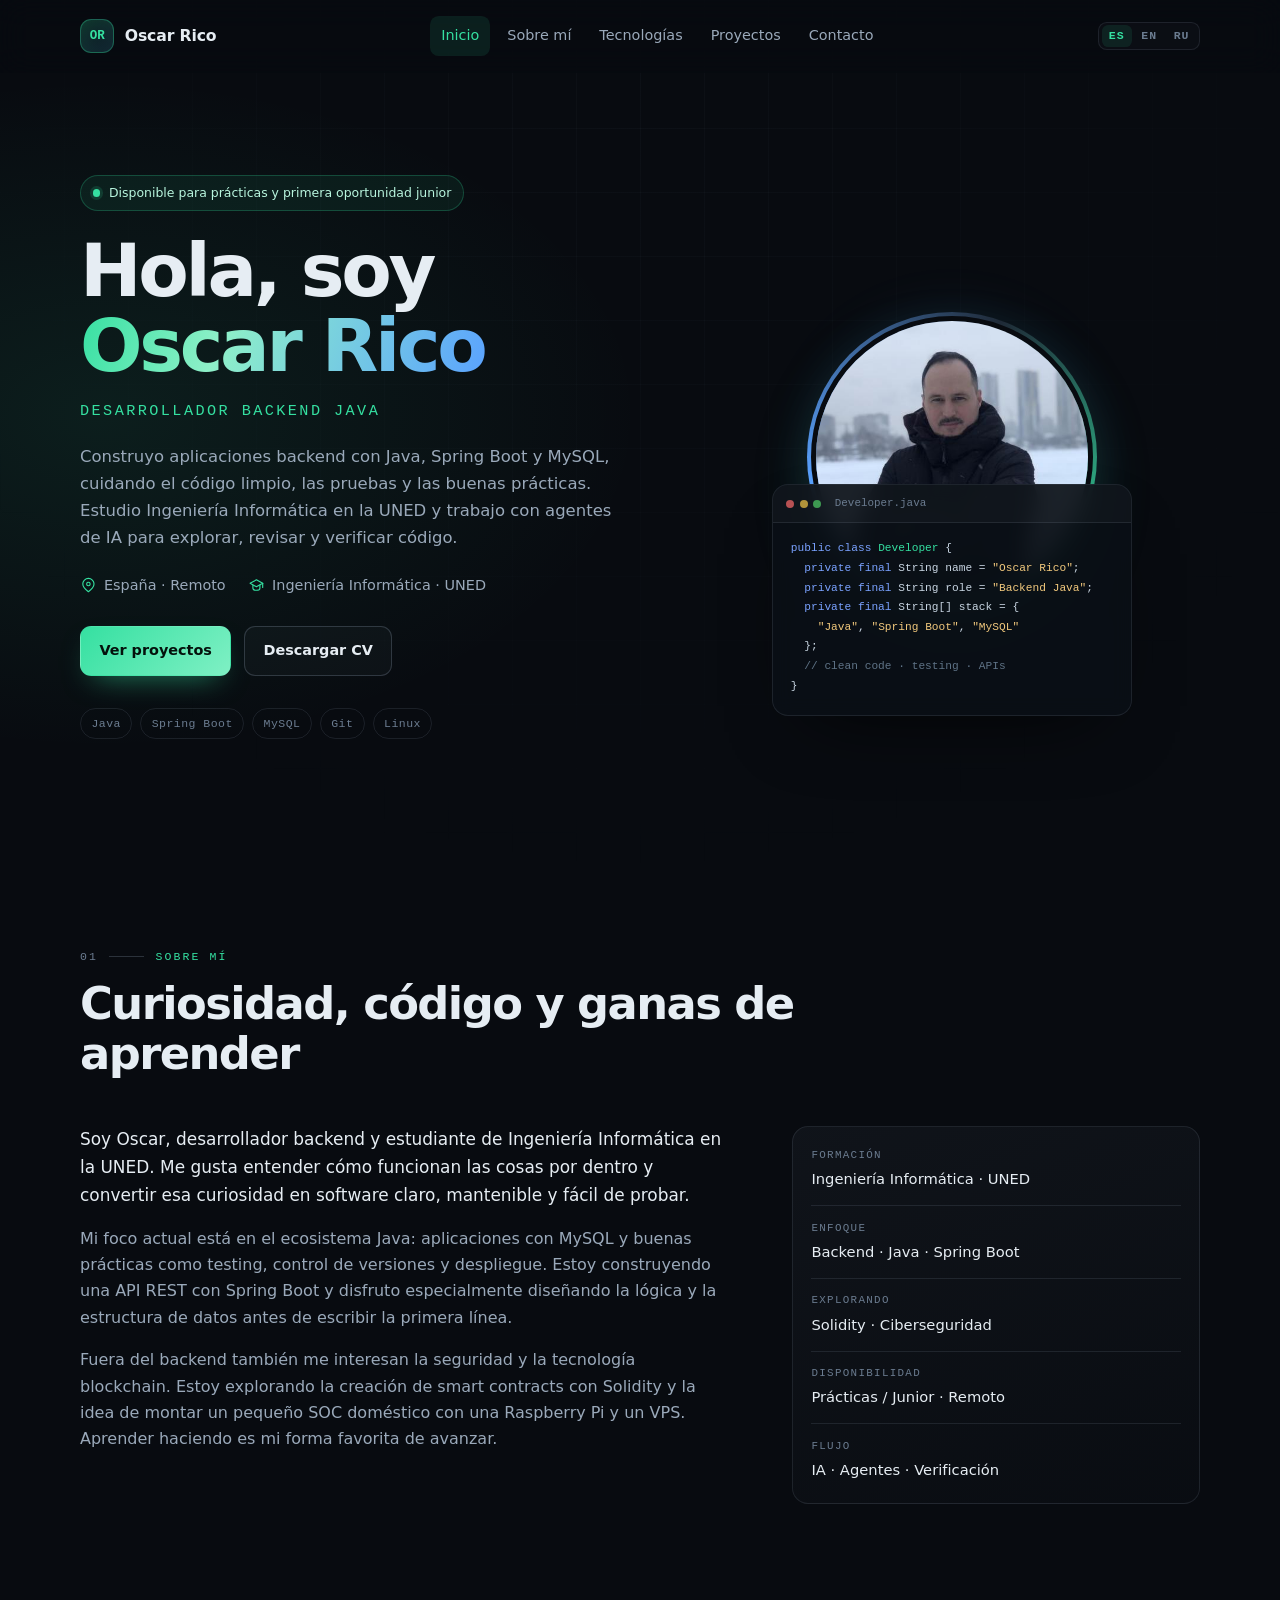
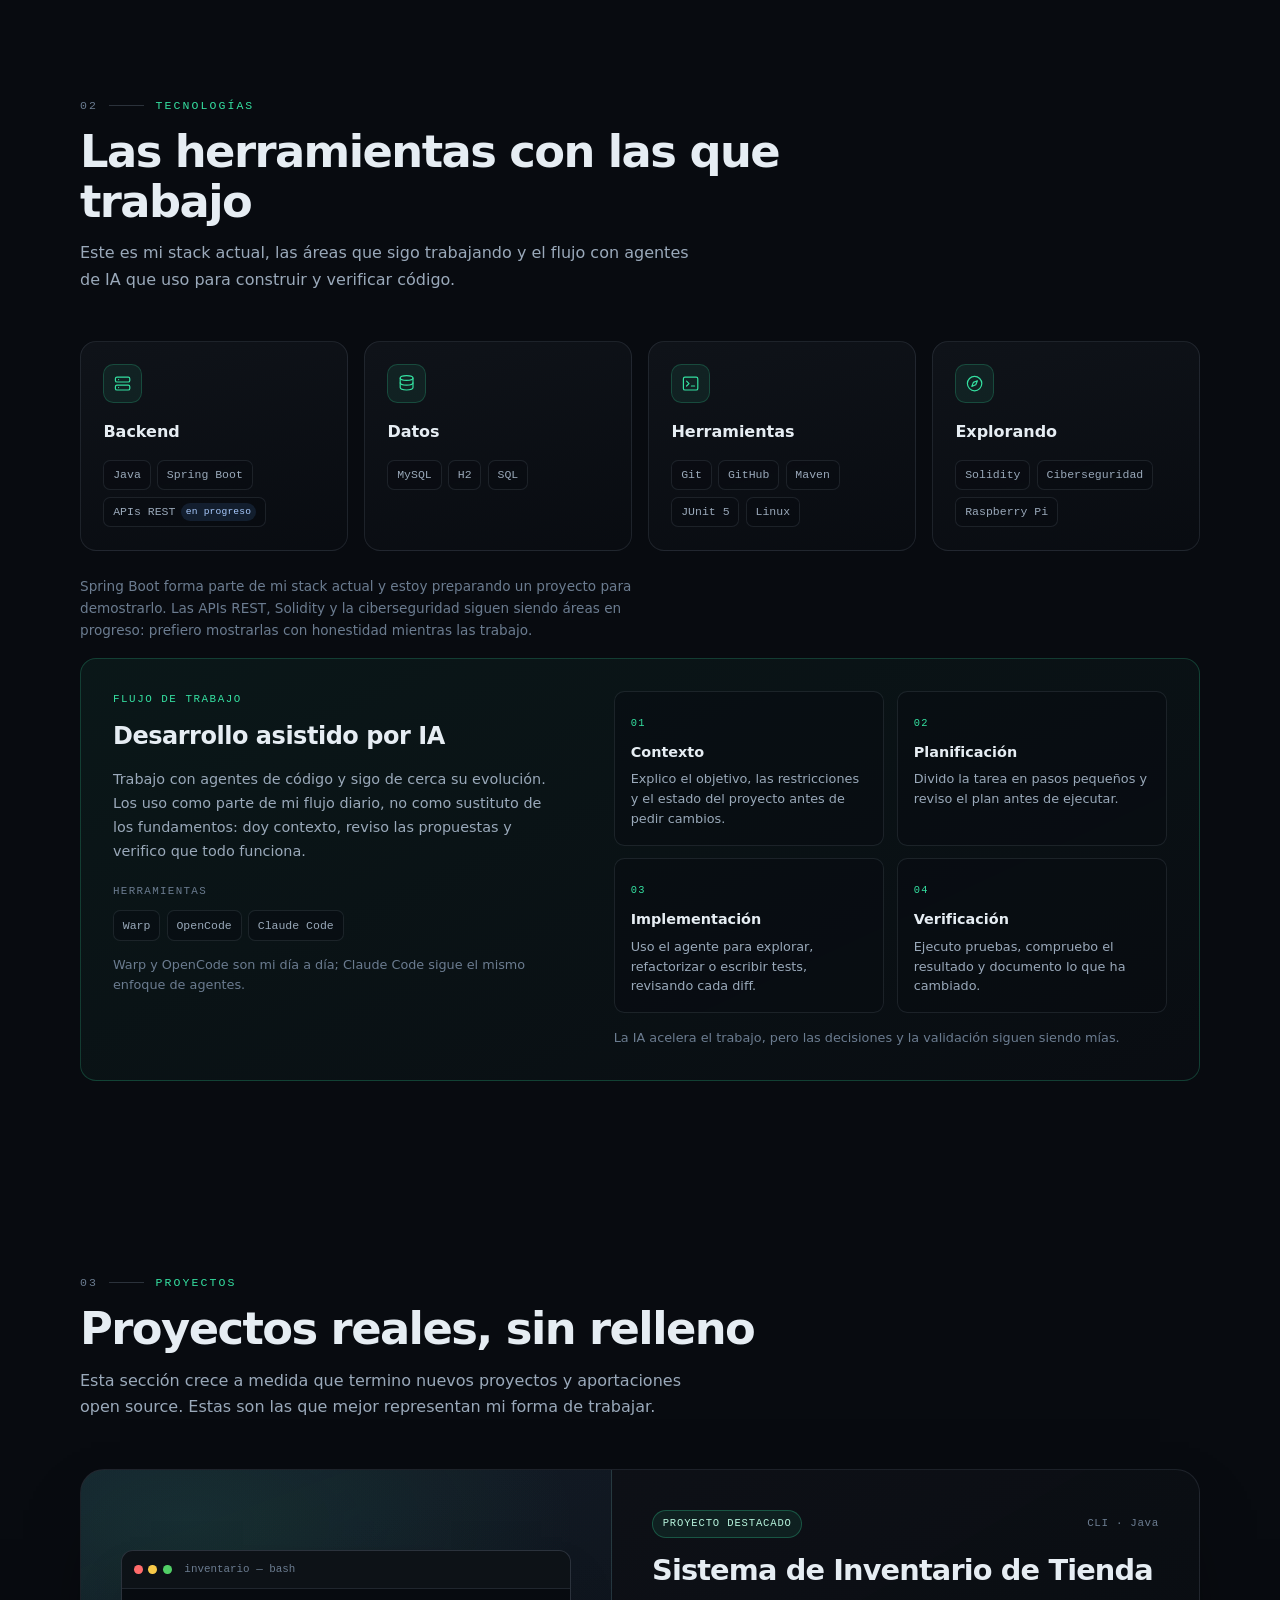
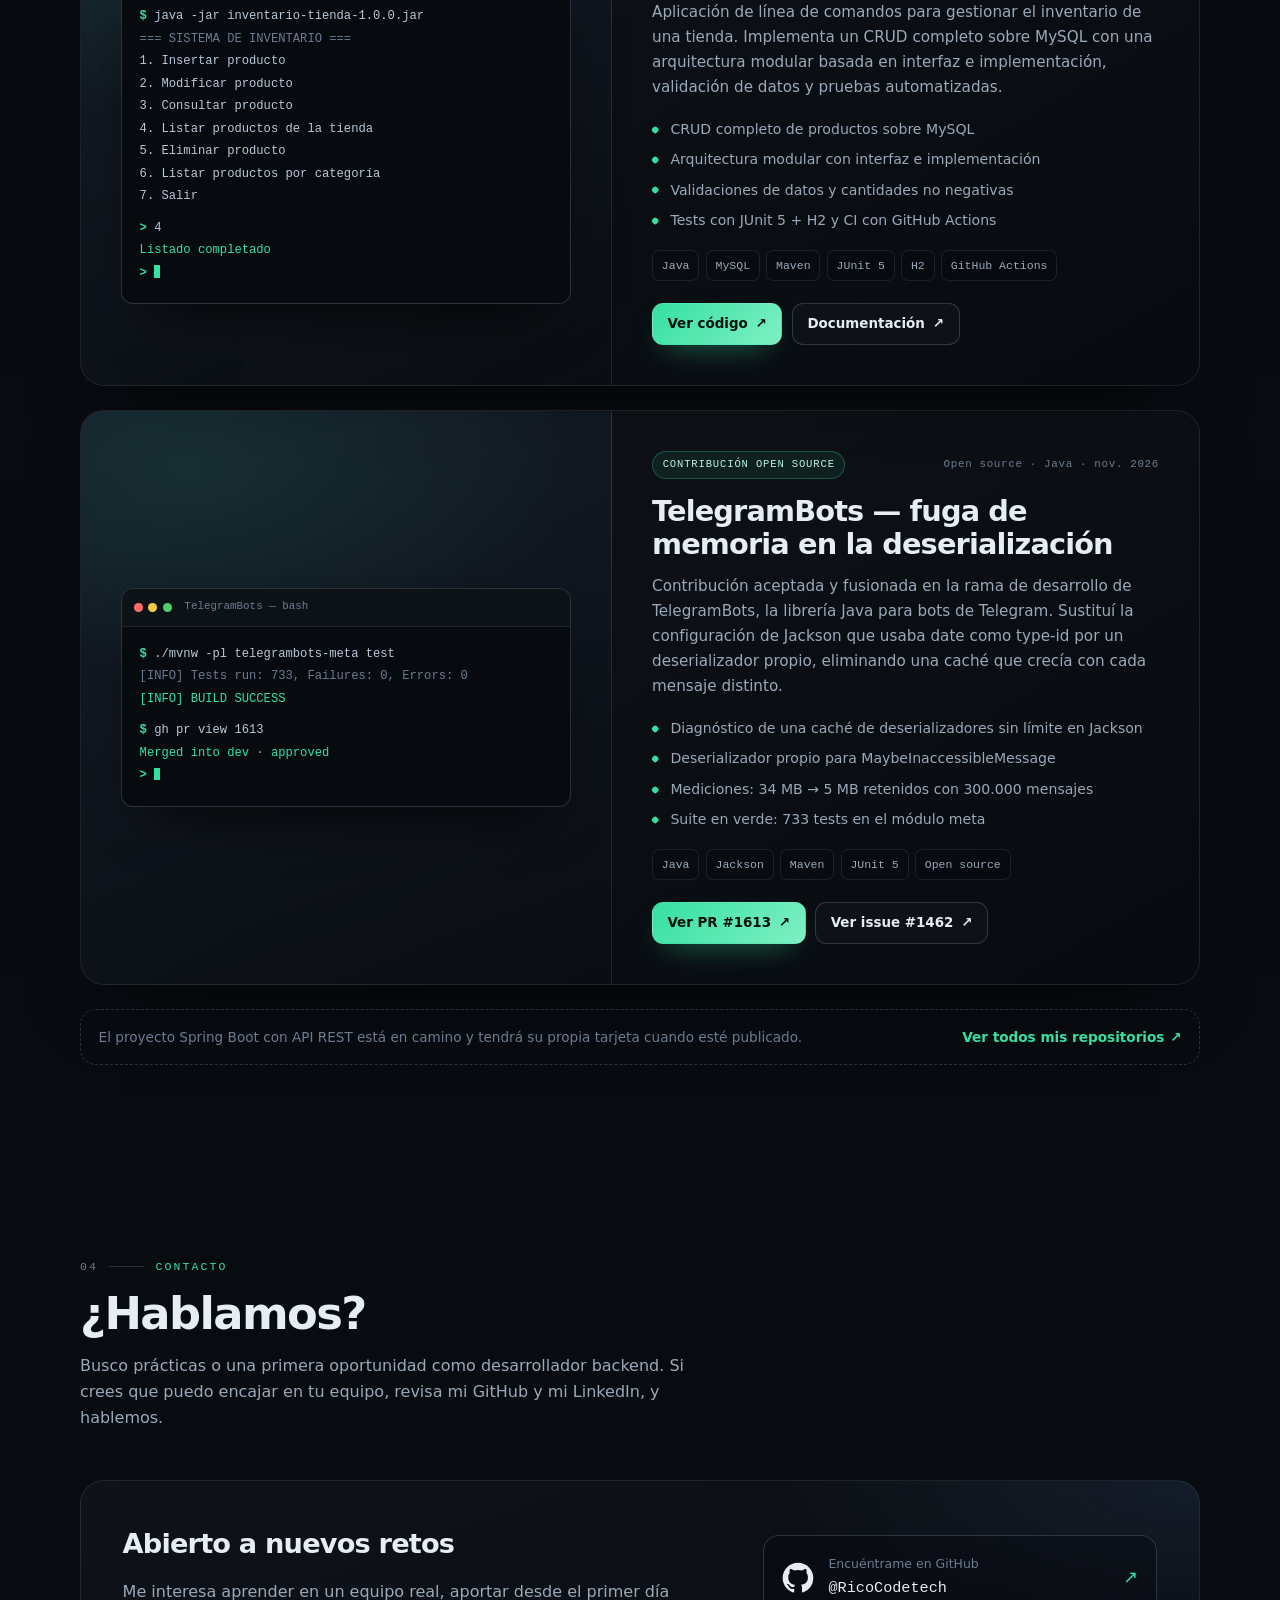
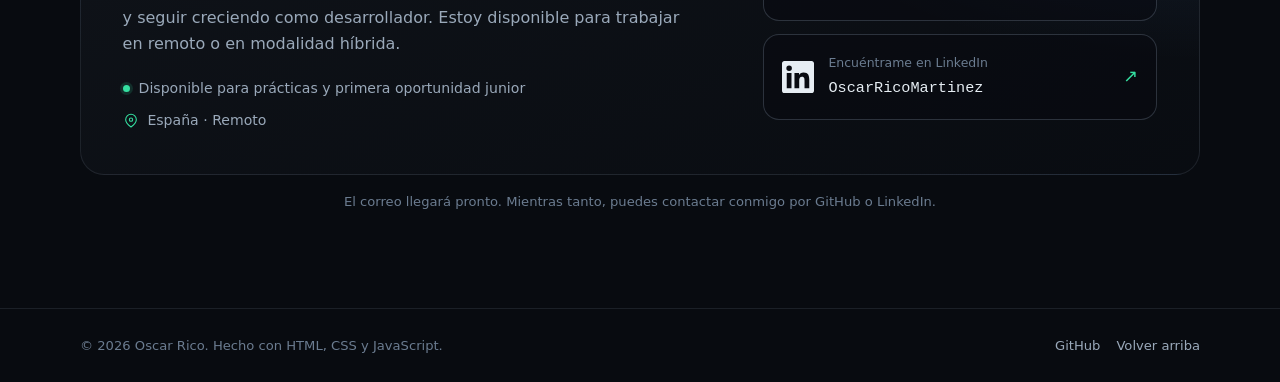
<file: index.html>
<!DOCTYPE html>
<html lang="es">
<head>
  <meta charset="UTF-8">
  <meta name="viewport" content="width=device-width, initial-scale=1">
  <title>Oscar Rico — Desarrollador Backend Java</title>
  <meta name="description" content="Portafolio de Oscar Rico, desarrollador backend Java. Proyectos con Java, MySQL y Spring Boot, con un flujo de desarrollo asistido por IA.">
  <meta name="author" content="Oscar Rico Martínez">
  <meta name="robots" content="index, follow, max-image-preview:large">
  <meta name="theme-color" content="#080b10">
  <link rel="canonical" href="https://ricocodetech.github.io/">

  <script type="application/ld+json">
    {
      "@context": "https://schema.org",
      "@graph": [
        {
          "@type": "WebSite",
          "@id": "https://ricocodetech.github.io/#website",
          "url": "https://ricocodetech.github.io/",
          "name": "Oscar Rico — Portafolio",
          "description": "Portafolio de Oscar Rico, desarrollador backend Java.",
          "inLanguage": ["es", "en", "ru"],
          "publisher": {
            "@id": "https://ricocodetech.github.io/#person"
          }
        },
        {
          "@type": "ProfilePage",
          "@id": "https://ricocodetech.github.io/#profile",
          "url": "https://ricocodetech.github.io/",
          "name": "Oscar Rico — Desarrollador Backend Java",
          "description": "Portafolio de Oscar Rico, desarrollador backend Java. Proyectos con Java, MySQL y Spring Boot, con un flujo de desarrollo asistido por IA.",
          "inLanguage": "es",
          "isPartOf": {
            "@id": "https://ricocodetech.github.io/#website"
          },
          "mainEntity": {
            "@id": "https://ricocodetech.github.io/#person"
          },
          "about": {
            "@id": "https://ricocodetech.github.io/#person"
          },
          "primaryImageOfPage": {
            "@type": "ImageObject",
            "url": "https://ricocodetech.github.io/assets/img/avatar.jpg",
            "width": 460,
            "height": 460
          }
        },
        {
          "@type": "Person",
          "@id": "https://ricocodetech.github.io/#person",
          "name": "Oscar Rico Martínez",
          "alternateName": ["RicoCodetech", "Oscar Rico", "Оскар Рико"],
          "givenName": "Oscar",
          "familyName": "Rico Martínez",
          "jobTitle": "Desarrollador Backend Java",
          "description": "Desarrollador backend Java y estudiante de Ingeniería Informática en la UNED. Construye aplicaciones con Java, Spring Boot y MySQL, cuidando el código limpio, las pruebas y las buenas prácticas.",
          "url": "https://ricocodetech.github.io/",
          "image": {
            "@type": "ImageObject",
            "url": "https://ricocodetech.github.io/assets/img/avatar.jpg",
            "width": 460,
            "height": 460,
            "caption": "Oscar Rico, desarrollador backend Java"
          },
          "sameAs": ["https://github.com/RicoCodetech", "https://www.linkedin.com/in/oscarricomartinez/"],
          "knowsAbout": ["Java", "Jackson", "Spring Boot", "MySQL", "SQL", "H2", "Maven", "JUnit 5", "Git", "GitHub Actions", "Linux", "REST APIs", "AI-assisted development"],
          "address": {
            "@type": "PostalAddress",
            "addressCountry": "ES"
          },
          "affiliation": {
            "@type": "CollegeOrUniversity",
            "name": "UNED",
            "alternateName": "Universidad Nacional de Educación a Distancia"
          },
          "hasOccupation": {
            "@type": "Occupation",
            "name": "Desarrollador Backend Java",
            "occupationalCategory": "Software Development"
          },
          "seeks": {
            "@type": "Demand",
            "name": "Prácticas o primera oportunidad junior como desarrollador backend"
          },
          "mainEntityOfPage": {
            "@id": "https://ricocodetech.github.io/#profile"
          }
        }
      ]
    }
  </script>

  <meta property="og:type" content="website">
  <meta property="og:site_name" content="Oscar Rico">
  <meta property="og:title" content="Oscar Rico — Desarrollador Backend Java">
  <meta property="og:description" content="Portafolio de Oscar Rico, desarrollador backend Java. Proyectos con Java, MySQL y Spring Boot, con un flujo de desarrollo asistido por IA.">
  <meta property="og:url" content="https://ricocodetech.github.io/">
  <meta property="og:image" content="https://ricocodetech.github.io/assets/img/avatar.jpg">
  <meta property="og:image:width" content="460">
  <meta property="og:image:height" content="460">
  <meta property="og:image:type" content="image/jpeg">
  <meta property="og:image:alt" content="Oscar Rico, desarrollador backend Java">
  <meta property="og:locale" content="es_ES">
  <meta property="og:locale:alternate" content="en_US">
  <meta property="og:locale:alternate" content="ru_RU">
  <meta name="twitter:card" content="summary">
  <meta name="twitter:title" content="Oscar Rico — Desarrollador Backend Java">
  <meta name="twitter:description" content="Portafolio de Oscar Rico, desarrollador backend Java. Proyectos con Java, MySQL y Spring Boot, con un flujo de desarrollo asistido por IA.">
  <meta name="twitter:image" content="https://ricocodetech.github.io/assets/img/avatar.jpg">
  <meta name="twitter:image:alt" content="Oscar Rico, desarrollador backend Java">

  <link rel="icon" href="assets/img/favicon.svg" type="image/svg+xml">
  <link rel="stylesheet" href="assets/css/styles.css">
  <script>document.documentElement.classList.add('js');</script>
</head>
<body>
  <a class="skip-link" href="#main" data-i18n="a11y.skip">Saltar al contenido</a>

  <header class="site-header" id="site-header">
    <div class="container header-inner">
      <a class="brand" href="#inicio" aria-label="Oscar Rico — Inicio" data-i18n-aria="brand.label">
        <span class="brand-mark" aria-hidden="true" data-i18n="brand.mark">OR</span>
        <span class="brand-name" data-i18n="brand.name">Oscar Rico</span>
      </a>

      <nav class="site-nav" id="site-nav" aria-label="Navegación principal" data-i18n-aria="nav.label">
        <ul>
          <li><a href="#inicio" data-i18n="nav.home">Inicio</a></li>
          <li><a href="#sobre-mi" data-i18n="nav.about">Sobre mí</a></li>
          <li><a href="#tecnologias" data-i18n="nav.tech">Tecnologías</a></li>
          <li><a href="#proyectos" data-i18n="nav.projects">Proyectos</a></li>
          <li><a href="#contacto" data-i18n="nav.contact">Contacto</a></li>
        </ul>
      </nav>

      <div class="header-actions">
        <div class="lang-switch" role="group" aria-label="Idioma del sitio" data-i18n-aria="lang.groupLabel">
          <button class="lang-btn" type="button" data-lang="es" aria-pressed="true" aria-label="Español" lang="es">ES</button>
          <button class="lang-btn" type="button" data-lang="en" aria-pressed="false" aria-label="English" lang="en">EN</button>
          <button class="lang-btn" type="button" data-lang="ru" aria-pressed="false" aria-label="Русский" lang="ru">RU</button>
        </div>
        <button class="nav-toggle" id="nav-toggle" type="button" aria-controls="site-nav" aria-expanded="false" aria-label="Abrir menú">
          <span class="nav-toggle-bar" aria-hidden="true"></span>
          <span class="nav-toggle-bar" aria-hidden="true"></span>
          <span class="nav-toggle-bar" aria-hidden="true"></span>
        </button>
      </div>
    </div>
  </header>

  <main id="main" tabindex="-1">
    <section class="hero section" id="inicio" aria-labelledby="hero-title">
      <div class="container hero-grid">
        <div class="hero-copy reveal">
          <p class="eyebrow">
            <span class="status-dot" aria-hidden="true"></span>
            <span data-i18n="hero.status">Disponible para prácticas y primera oportunidad junior</span>
          </p>

          <h1 id="hero-title">
            <span data-i18n="hero.greeting">Hola, soy</span>
            <span class="gradient-text" data-i18n="brand.name">Oscar Rico</span>
          </h1>

          <p class="hero-role" data-i18n="hero.role">Desarrollador Backend Java</p>

          <p class="hero-bio" data-i18n="hero.bio">Construyo aplicaciones backend con Java, Spring Boot y MySQL, cuidando el código limpio, las pruebas y las buenas prácticas. Estudio Ingeniería Informática en la UNED y trabajo con agentes de IA para explorar, revisar y verificar código.</p>

          <ul class="hero-meta">
            <li>
              <svg viewBox="0 0 24 24" fill="none" stroke="currentColor" stroke-width="1.6" stroke-linecap="round" stroke-linejoin="round" aria-hidden="true">
                <path d="M20 10c0 5-8 11-8 11s-8-6-8-11a8 8 0 1 1 16 0Z"></path>
                <circle cx="12" cy="10" r="2.5"></circle>
              </svg>
              <span data-i18n="hero.location">España · Remoto</span>
            </li>
            <li>
              <svg viewBox="0 0 24 24" fill="none" stroke="currentColor" stroke-width="1.6" stroke-linecap="round" stroke-linejoin="round" aria-hidden="true">
                <path d="m3 9 9-5 9 5-9 5-9-5Z"></path>
                <path d="M7 11.5V16c0 1.5 2.2 3 5 3s5-1.5 5-3v-4.5"></path>
                <path d="M21 9v6"></path>
              </svg>
              <span data-i18n="hero.education">Ingeniería Informática · UNED</span>
            </li>
          </ul>

          <div class="hero-actions">
            <a class="btn btn-primary" href="#proyectos" data-i18n="hero.ctaProjects">Ver proyectos</a>
            <a class="btn btn-ghost" id="cv-link" href="#contacto" data-cv-src="assets/cv/Oscar-Rico-CV.pdf" data-cv-pending="true" aria-disabled="true">
              <span data-i18n="hero.ctaCv">Descargar CV</span>
              <span class="btn-note" data-i18n="hero.cvNote">próximamente</span>
            </a>
          </div>

          <ul class="tech-strip" aria-label="Java, Spring Boot, MySQL, Git y Linux" data-i18n-aria="hero.stackLabel">
            <li>Java</li>
            <li>Spring Boot</li>
            <li>MySQL</li>
            <li>Git</li>
            <li>Linux</li>
          </ul>
        </div>

        <div class="hero-visual reveal">
          <div class="avatar-glow" aria-hidden="true"></div>
          <div class="avatar-frame">
            <img src="assets/img/avatar.jpg" alt="Oscar Rico, desarrollador backend Java" data-i18n-alt="hero.avatarAlt" width="460" height="460" fetchpriority="high" decoding="async">
          </div>

          <div class="code-card" aria-hidden="true">
            <div class="code-card-bar">
              <span></span><span></span><span></span>
              <p>Developer.java</p>
            </div>
            <pre><code><span class="c-key">public class</span> <span class="c-type">Developer</span> {
  <span class="c-key">private final</span> String name = <span class="c-str">"<span data-i18n="brand.name">Oscar Rico</span>"</span>;
  <span class="c-key">private final</span> String role = <span class="c-str">"Backend Java"</span>;
  <span class="c-key">private final</span> String[] stack = {
    <span class="c-str">"Java"</span>, <span class="c-str">"Spring Boot"</span>, <span class="c-str">"MySQL"</span>
  };
  <span class="c-comment">// clean code · testing · APIs</span>
}</code></pre>
          </div>
        </div>
      </div>
    </section>

    <section class="section" id="sobre-mi" aria-labelledby="about-title">
      <div class="container">
        <div class="section-head reveal">
          <p class="section-kicker"><span>01</span><span data-i18n="about.label">Sobre mí</span></p>
          <h2 id="about-title" data-i18n="about.title">Curiosidad, código y ganas de aprender</h2>
        </div>

        <div class="about-grid">
          <div class="about-copy reveal">
            <p data-i18n="about.p1">Soy Oscar, desarrollador backend y estudiante de Ingeniería Informática en la UNED. Me gusta entender cómo funcionan las cosas por dentro y convertir esa curiosidad en software claro, mantenible y fácil de probar.</p>
            <p data-i18n="about.p2">Mi foco actual está en el ecosistema Java: aplicaciones con MySQL y buenas prácticas como testing, control de versiones y despliegue. Estoy construyendo una API REST con Spring Boot y disfruto especialmente diseñando la lógica y la estructura de datos antes de escribir la primera línea.</p>
            <p data-i18n="about.p3">Fuera del backend también me interesan la seguridad y la tecnología blockchain. Estoy explorando la creación de smart contracts con Solidity y la idea de montar un pequeño SOC doméstico con una Raspberry Pi y un VPS. Aprender haciendo es mi forma favorita de avanzar.</p>
          </div>

          <ul class="facts reveal">
            <li>
              <span class="fact-key" data-i18n="about.fact1k">Formación</span>
              <span class="fact-value" data-i18n="about.fact1v">Ingeniería Informática · UNED</span>
            </li>
            <li>
              <span class="fact-key" data-i18n="about.fact2k">Enfoque</span>
              <span class="fact-value" data-i18n="about.fact2v">Backend · Java · Spring Boot</span>
            </li>
            <li>
              <span class="fact-key" data-i18n="about.fact3k">Explorando</span>
              <span class="fact-value" data-i18n="about.fact3v">Solidity · Ciberseguridad</span>
            </li>
            <li>
              <span class="fact-key" data-i18n="about.fact4k">Disponibilidad</span>
              <span class="fact-value" data-i18n="about.fact4v">Prácticas / Junior · Remoto</span>
            </li>
            <li>
              <span class="fact-key" data-i18n="about.fact5k">Flujo</span>
              <span class="fact-value" data-i18n="about.fact5v">IA · Agentes · Verificación</span>
            </li>
          </ul>
        </div>
      </div>
    </section>

    <section class="section" id="tecnologias" aria-labelledby="tech-title">
      <div class="container">
        <div class="section-head reveal">
          <p class="section-kicker"><span>02</span><span data-i18n="tech.label">Tecnologías</span></p>
          <h2 id="tech-title" data-i18n="tech.title">Las herramientas con las que trabajo</h2>
          <p class="section-intro" data-i18n="tech.intro">Este es mi stack actual, las áreas que sigo trabajando y el flujo con agentes de IA que uso para construir y verificar código.</p>
        </div>

        <div class="tech-grid">
          <article class="tech-card reveal">
            <div class="tech-icon" aria-hidden="true">
              <svg viewBox="0 0 24 24" fill="none" stroke="currentColor" stroke-width="1.5" stroke-linecap="round" stroke-linejoin="round">
                <rect x="3" y="4" width="18" height="6" rx="2"></rect>
                <rect x="3" y="14" width="18" height="6" rx="2"></rect>
                <path d="M7 7h.01M7 17h.01"></path>
              </svg>
            </div>
            <h3 data-i18n="tech.backend">Backend</h3>
            <ul class="tag-list">
              <li class="tag">Java</li>
              <li class="tag">Spring Boot</li>
              <li class="tag">APIs REST <span class="tag-note" data-i18n="tech.inProgress">en progreso</span></li>
            </ul>
          </article>

          <article class="tech-card reveal">
            <div class="tech-icon" aria-hidden="true">
              <svg viewBox="0 0 24 24" fill="none" stroke="currentColor" stroke-width="1.5" stroke-linecap="round" stroke-linejoin="round">
                <ellipse cx="12" cy="5" rx="8" ry="3"></ellipse>
                <path d="M4 5v6c0 1.7 3.6 3 8 3s8-1.3 8-3V5"></path>
                <path d="M4 11v6c0 1.7 3.6 3 8 3s8-1.3 8-3v-6"></path>
              </svg>
            </div>
            <h3 data-i18n="tech.data">Datos</h3>
            <ul class="tag-list">
              <li class="tag">MySQL</li>
              <li class="tag">H2</li>
              <li class="tag">SQL</li>
            </ul>
          </article>

          <article class="tech-card reveal">
            <div class="tech-icon" aria-hidden="true">
              <svg viewBox="0 0 24 24" fill="none" stroke="currentColor" stroke-width="1.5" stroke-linecap="round" stroke-linejoin="round">
                <rect x="3" y="4" width="18" height="16" rx="2"></rect>
                <path d="m7 9 3 3-3 3M13 15h4"></path>
              </svg>
            </div>
            <h3 data-i18n="tech.tools">Herramientas</h3>
            <ul class="tag-list">
              <li class="tag">Git</li>
              <li class="tag">GitHub</li>
              <li class="tag">Maven</li>
              <li class="tag">JUnit 5</li>
              <li class="tag">Linux</li>
            </ul>
          </article>

          <article class="tech-card reveal">
            <div class="tech-icon" aria-hidden="true">
              <svg viewBox="0 0 24 24" fill="none" stroke="currentColor" stroke-width="1.5" stroke-linecap="round" stroke-linejoin="round">
                <circle cx="12" cy="12" r="9"></circle>
                <path d="m15.5 8.5-2 5-5 2 2-5 5-2Z"></path>
              </svg>
            </div>
            <h3 data-i18n="tech.exploring">Explorando</h3>
            <ul class="tag-list">
              <li class="tag">Solidity</li>
              <li class="tag" data-i18n="tech.security">Ciberseguridad</li>
              <li class="tag">Raspberry Pi</li>
            </ul>
          </article>
        </div>

        <p class="tech-note reveal" data-i18n="tech.note">Spring Boot forma parte de mi stack actual y estoy preparando un proyecto para demostrarlo. Las APIs REST, Solidity y la ciberseguridad siguen siendo áreas en progreso: prefiero mostrarlas con honestidad mientras las trabajo.</p>

        <aside class="tech-ai reveal" aria-labelledby="tech-ai-title">
          <div class="tech-ai-intro">
            <p class="tech-ai-kicker" data-i18n="tech.ai.label">Flujo de trabajo</p>
            <h3 id="tech-ai-title" data-i18n="tech.ai.title">Desarrollo asistido por IA</h3>
            <p class="tech-ai-lead" data-i18n="tech.ai.intro">Trabajo con agentes de código y sigo de cerca su evolución. Los uso como parte de mi flujo diario, no como sustituto de los fundamentos: doy contexto, reviso las propuestas y verifico que todo funciona.</p>
            <p class="tech-ai-tools-label" id="tech-ai-tools-label" data-i18n="tech.ai.toolsLabel">Herramientas</p>
            <ul class="tag-list tech-ai-tools" aria-labelledby="tech-ai-tools-label">
              <li class="tag">Warp</li>
              <li class="tag">OpenCode</li>
              <li class="tag">Claude Code</li>
            </ul>
            <p class="tech-ai-note" data-i18n="tech.ai.note">Warp y OpenCode son mi día a día; Claude Code sigue el mismo enfoque de agentes.</p>
          </div>

          <div class="tech-ai-workflow">
            <ol class="tech-ai-steps" role="list">
              <li class="tech-ai-step">
                <strong data-i18n="tech.ai.step1Title">Contexto</strong>
                <span data-i18n="tech.ai.step1">Explico el objetivo, las restricciones y el estado del proyecto antes de pedir cambios.</span>
              </li>
              <li class="tech-ai-step">
                <strong data-i18n="tech.ai.step2Title">Planificación</strong>
                <span data-i18n="tech.ai.step2">Divido la tarea en pasos pequeños y reviso el plan antes de ejecutar.</span>
              </li>
              <li class="tech-ai-step">
                <strong data-i18n="tech.ai.step3Title">Implementación</strong>
                <span data-i18n="tech.ai.step3">Uso el agente para explorar, refactorizar o escribir tests, revisando cada diff.</span>
              </li>
              <li class="tech-ai-step">
                <strong data-i18n="tech.ai.step4Title">Verificación</strong>
                <span data-i18n="tech.ai.step4">Ejecuto pruebas, compruebo el resultado y documento lo que ha cambiado.</span>
              </li>
            </ol>
            <p class="tech-ai-disclaimer" data-i18n="tech.ai.disclaimer">La IA acelera el trabajo, pero las decisiones y la validación siguen siendo mías.</p>
          </div>
        </aside>
      </div>
    </section>

    <section class="section" id="proyectos" aria-labelledby="projects-title">
      <div class="container">
        <div class="section-head reveal">
          <p class="section-kicker"><span>03</span><span data-i18n="projects.label">Proyectos</span></p>
          <h2 id="projects-title" data-i18n="projects.title">Proyectos reales, sin relleno</h2>
          <p class="section-intro" data-i18n="projects.intro">Esta sección crece a medida que termino nuevos proyectos y aportaciones open source. Estas son las que mejor representan mi forma de trabajar.</p>
        </div>

        <article class="project-card reveal">
          <div class="project-media">
            <div class="terminal" aria-hidden="true">
              <div class="terminal-bar">
                <span class="dot dot-red"></span>
                <span class="dot dot-yellow"></span>
                <span class="dot dot-green"></span>
                <p>inventario — bash</p>
              </div>
              <div class="terminal-body">
                <p><span class="t-prompt">$</span> java -jar inventario-tienda-1.0.0.jar</p>
                <p class="t-muted">=== SISTEMA DE INVENTARIO ===</p>
                <p>1. Insertar producto</p>
                <p>2. Modificar producto</p>
                <p>3. Consultar producto</p>
                <p>4. Listar productos de la tienda</p>
                <p>5. Eliminar producto</p>
                <p>6. Listar productos por categoría</p>
                <p>7. Salir</p>
                <p class="t-gap"><span class="t-prompt">&gt;</span> 4</p>
                <p class="t-ok">Listado completado</p>
                <p><span class="t-prompt">&gt;</span> <span class="cursor"></span></p>
              </div>
            </div>
          </div>

          <div class="project-body">
            <div class="project-top">
              <span class="project-badge" data-i18n="projects.featured">Proyecto destacado</span>
              <span class="project-type">CLI · Java</span>
            </div>

            <h3 data-i18n="projects.inv.title">Sistema de Inventario de Tienda</h3>
            <p class="project-desc" data-i18n="projects.inv.desc">Aplicación de línea de comandos para gestionar el inventario de una tienda. Implementa un CRUD completo sobre MySQL con una arquitectura modular basada en interfaz e implementación, validación de datos y pruebas automatizadas.</p>

            <ul class="project-points">
              <li data-i18n="projects.inv.point1">CRUD completo de productos sobre MySQL</li>
              <li data-i18n="projects.inv.point2">Arquitectura modular con interfaz e implementación</li>
              <li data-i18n="projects.inv.point3">Validaciones de datos y cantidades no negativas</li>
              <li data-i18n="projects.inv.point4">Tests con JUnit 5 + H2 y CI con GitHub Actions</li>
            </ul>

            <ul class="tag-list project-tags">
              <li class="tag">Java</li>
              <li class="tag">MySQL</li>
              <li class="tag">Maven</li>
              <li class="tag">JUnit 5</li>
              <li class="tag">H2</li>
              <li class="tag">GitHub Actions</li>
            </ul>

            <div class="project-links">
              <a class="btn btn-primary btn-sm" href="https://github.com/RicoCodetech/inventario" target="_blank" rel="noopener noreferrer">
                <span data-i18n="projects.viewCode">Ver código</span>
                <span aria-hidden="true">↗</span>
              </a>
              <a class="btn btn-ghost btn-sm" href="https://github.com/RicoCodetech/inventario#readme" target="_blank" rel="noopener noreferrer">
                <span data-i18n="projects.docs">Documentación</span>
                <span aria-hidden="true">↗</span>
              </a>
            </div>
          </div>
        </article>

        <article class="project-card reveal">
          <div class="project-media">
            <div class="terminal" aria-hidden="true">
              <div class="terminal-bar">
                <span class="dot dot-red"></span>
                <span class="dot dot-yellow"></span>
                <span class="dot dot-green"></span>
                <p>TelegramBots — bash</p>
              </div>
              <div class="terminal-body">
                <p><span class="t-prompt">$</span> ./mvnw -pl telegrambots-meta test</p>
                <p class="t-muted">[INFO] Tests run: 733, Failures: 0, Errors: 0</p>
                <p class="t-ok">[INFO] BUILD SUCCESS</p>
                <p class="t-gap"><span class="t-prompt">$</span> gh pr view 1613</p>
                <p class="t-ok">Merged into dev · approved</p>
                <p><span class="t-prompt">&gt;</span> <span class="cursor"></span></p>
              </div>
            </div>
          </div>

          <div class="project-body">
            <div class="project-top">
              <span class="project-badge" data-i18n="projects.oss.badge">Contribución open source</span>
              <span class="project-type">Open source · Java · <span data-i18n="projects.oss.date">nov. 2026</span></span>
            </div>

            <h3 data-i18n="projects.oss.title">TelegramBots — fuga de memoria en la deserialización</h3>
            <p class="project-desc" data-i18n="projects.oss.desc">Contribución aceptada y fusionada en la rama de desarrollo de TelegramBots, la librería Java para bots de Telegram. Sustituí la configuración de Jackson que usaba date como type-id por un deserializador propio, eliminando una caché que crecía con cada mensaje distinto.</p>

            <ul class="project-points">
              <li data-i18n="projects.oss.point1">Diagnóstico de una caché de deserializadores sin límite en Jackson</li>
              <li data-i18n="projects.oss.point2">Deserializador propio para MaybeInaccessibleMessage</li>
              <li data-i18n="projects.oss.point3">Mediciones: 34 MB → 5 MB retenidos con 300.000 mensajes</li>
              <li data-i18n="projects.oss.point4">Suite en verde: 733 tests en el módulo meta</li>
            </ul>

            <ul class="tag-list project-tags">
              <li class="tag">Java</li>
              <li class="tag">Jackson</li>
              <li class="tag">Maven</li>
              <li class="tag">JUnit 5</li>
              <li class="tag">Open source</li>
            </ul>

            <div class="project-links">
              <a class="btn btn-primary btn-sm" href="https://github.com/rubenlagus/TelegramBots/pull/1613" target="_blank" rel="noopener noreferrer" aria-label="Ver PR #1613 en GitHub (se abre en una pestaña nueva)" data-i18n-aria="projects.oss.linkPrAria">
                <span data-i18n="projects.oss.linkPr">Ver PR #1613</span>
                <span aria-hidden="true">↗</span>
              </a>
              <a class="btn btn-ghost btn-sm" href="https://github.com/rubenlagus/TelegramBots/issues/1462" target="_blank" rel="noopener noreferrer" aria-label="Ver issue #1462 en GitHub (se abre en una pestaña nueva)" data-i18n-aria="projects.oss.linkIssueAria">
                <span data-i18n="projects.oss.linkIssue">Ver issue #1462</span>
                <span aria-hidden="true">↗</span>
              </a>
            </div>
          </div>
        </article>

        <p class="projects-note reveal">
          <span data-i18n="projects.note">El proyecto Spring Boot con API REST está en camino y tendrá su propia tarjeta cuando esté publicado.</span>
          <a href="https://github.com/RicoCodetech?tab=repositories" target="_blank" rel="noopener noreferrer">
            <span data-i18n="projects.noteLink">Ver todos mis repositorios</span>
            <span aria-hidden="true">↗</span>
          </a>
        </p>
      </div>
    </section>

    <section class="section" id="contacto" aria-labelledby="contact-title">
      <div class="container">
        <div class="section-head reveal">
          <p class="section-kicker"><span>04</span><span data-i18n="contact.label">Contacto</span></p>
          <h2 id="contact-title" data-i18n="contact.title">¿Hablamos?</h2>
          <p class="section-intro" data-i18n="contact.intro">Busco prácticas o una primera oportunidad como desarrollador backend. Si crees que puedo encajar en tu equipo, revisa mi GitHub y mi LinkedIn, y hablemos.</p>
        </div>

        <div class="contact-panel reveal">
          <div class="contact-copy">
            <h3 data-i18n="contact.heading">Abierto a nuevos retos</h3>
            <p data-i18n="contact.body">Me interesa aprender en un equipo real, aportar desde el primer día y seguir creciendo como desarrollador. Estoy disponible para trabajar en remoto o en modalidad híbrida.</p>

            <ul class="contact-meta">
              <li>
                <span class="status-dot" aria-hidden="true"></span>
                <span data-i18n="contact.status">Disponible para prácticas y primera oportunidad junior</span>
              </li>
              <li>
                <svg viewBox="0 0 24 24" fill="none" stroke="currentColor" stroke-width="1.6" stroke-linecap="round" stroke-linejoin="round" aria-hidden="true">
                  <path d="M20 10c0 5-8 11-8 11s-8-6-8-11a8 8 0 1 1 16 0Z"></path>
                  <circle cx="12" cy="10" r="2.5"></circle>
                </svg>
                <span data-i18n="hero.location">España · Remoto</span>
              </li>
            </ul>
          </div>

          <div class="contact-links">
            <a class="social-card" href="https://github.com/RicoCodetech" target="_blank" rel="noopener noreferrer" aria-label="GitHub de Oscar Rico" data-i18n-aria="contact.githubAria">
              <svg viewBox="0 0 24 24" fill="currentColor" aria-hidden="true">
                <path d="M12 .5C5.65.5.5 5.65.5 12c0 5.08 3.29 9.39 7.86 10.91.58.11.79-.25.79-.56v-2.17c-3.2.7-3.88-1.36-3.88-1.36-.52-1.33-1.28-1.68-1.28-1.68-1.05-.72.08-.7.08-.7 1.16.08 1.77 1.19 1.77 1.19 1.03 1.77 2.7 1.26 3.36.96.1-.75.4-1.26.73-1.55-2.55-.29-5.24-1.28-5.24-5.68 0-1.26.45-2.29 1.19-3.09-.12-.29-.52-1.46.11-3.05 0 0 .97-.31 3.18 1.18a11.1 11.1 0 0 1 5.8 0c2.2-1.49 3.17-1.18 3.17-1.18.63 1.59.23 2.76.11 3.05.74.8 1.19 1.83 1.19 3.09 0 4.41-2.69 5.38-5.25 5.67.41.35.78 1.05.78 2.12v3.14c0 .31.21.68.8.56A11.51 11.51 0 0 0 23.5 12C23.5 5.65 18.35.5 12 .5Z"></path>
              </svg>
              <span class="social-card-body">
                <span class="social-card-label" data-i18n="contact.githubLabel">Encuéntrame en GitHub</span>
                <span class="social-card-handle">@RicoCodetech</span>
              </span>
              <span class="social-card-arrow" aria-hidden="true">↗</span>
            </a>

            <a class="social-card" href="https://www.linkedin.com/in/oscarricomartinez/" target="_blank" rel="noopener noreferrer" aria-label="LinkedIn de Oscar Rico" data-i18n-aria="contact.linkedinAria">
              <svg viewBox="0 0 24 24" fill="currentColor" aria-hidden="true">
                <path d="M20.447 20.452h-3.554v-5.569c0-1.328-.027-3.037-1.852-3.037-1.853 0-2.136 1.445-2.136 2.939v5.667H9.351V9h3.414v1.561h.046c.477-.9 1.637-1.85 3.37-1.85 3.601 0 4.267 2.37 4.267 5.455v6.286zM5.337 7.433a2.062 2.062 0 0 1-2.063-2.065 2.064 2.064 0 1 1 2.063 2.065zm1.782 13.019H3.555V9h3.564v11.452zM22.225 0H1.771C.792 0 0 .774 0 1.729v20.542C0 23.227.792 24 1.771 24h20.451C23.2 24 24 23.227 24 22.271V1.729C24 .774 23.2 0 22.222 0h.003z"></path>
              </svg>
              <span class="social-card-body">
                <span class="social-card-label" data-i18n="contact.linkedinLabel">Encuéntrame en LinkedIn</span>
                <span class="social-card-handle">OscarRicoMartinez</span>
              </span>
              <span class="social-card-arrow" aria-hidden="true">↗</span>
            </a>
          </div>
        </div>

        <p class="contact-note reveal" data-i18n="contact.note">El correo llegará pronto. Mientras tanto, puedes contactar conmigo por GitHub o LinkedIn.</p>
      </div>
    </section>
  </main>

  <footer class="site-footer">
    <div class="container footer-inner">
      <p>© <span id="year">2026</span> <span data-i18n="brand.name">Oscar Rico</span>. <span data-i18n="footer.built">Hecho con HTML, CSS y JavaScript.</span></p>
      <nav class="footer-links" aria-label="Enlaces del pie de página" data-i18n-aria="footer.navLabel">
        <a href="https://github.com/RicoCodetech" target="_blank" rel="noopener noreferrer">GitHub</a>
        <a href="#inicio" data-i18n="footer.top">Volver arriba</a>
      </nav>
    </div>
  </footer>

  <div class="toast" id="toast" role="status" aria-live="polite"></div>

  <script src="assets/js/i18n.js" defer></script>
  <script src="assets/js/main.js" defer></script>
</body>
</html>
</file>
<file: assets/css/styles.css>
:root {
  --bg: #080b10;
  --surface: #0f1620;
  --surface-2: #131c27;
  --border: rgba(148, 163, 184, 0.14);
  --border-strong: rgba(148, 163, 184, 0.26);
  --text: #e6edf3;
  --muted: #9aa9ba;
  --dim: #6b7c90;
  --accent: #35e0a1;
  --accent-2: #5aa2ff;
  --accent-soft: rgba(53, 224, 161, 0.1);
  --font-sans: ui-sans-serif, system-ui, -apple-system, "Segoe UI", Roboto, "Helvetica Neue", Arial, sans-serif;
  --font-mono: "SFMono-Regular", ui-monospace, "Cascadia Code", "Roboto Mono", Menlo, Consolas, "Liberation Mono", monospace;
  --radius-sm: 10px;
  --radius: 16px;
  --radius-lg: 24px;
  --shadow: 0 30px 80px -40px rgba(0, 0, 0, 0.9);
  --header-h: 72px;
  --container: 1120px;
}

*,
*::before,
*::after {
  box-sizing: border-box;
}

html {
  scroll-behavior: smooth;
  -webkit-text-size-adjust: 100%;
}

body {
  margin: 0;
  min-height: 100vh;
  overflow-x: clip;
  background:
    radial-gradient(1100px 620px at 82% -8%, rgba(90, 162, 255, 0.11), transparent 62%),
    radial-gradient(900px 560px at 8% 8%, rgba(53, 224, 161, 0.09), transparent 60%),
    var(--bg);
  color: var(--text);
  font-family: var(--font-sans);
  font-size: 16px;
  line-height: 1.65;
  -webkit-font-smoothing: antialiased;
}

body::before {
  content: "";
  position: fixed;
  inset: 0;
  z-index: 0;
  background-image:
    linear-gradient(rgba(148, 163, 184, 0.04) 1px, transparent 1px),
    linear-gradient(90deg, rgba(148, 163, 184, 0.04) 1px, transparent 1px);
  background-size: 64px 64px;
  -webkit-mask-image: radial-gradient(circle at 50% 12%, black, transparent 78%);
  mask-image: radial-gradient(circle at 50% 12%, black, transparent 78%);
  pointer-events: none;
}

main,
.site-footer {
  position: relative;
  z-index: 1;
}

img {
  display: block;
  max-width: 100%;
}

a {
  color: inherit;
  text-decoration: none;
}

ul,
ol {
  margin: 0;
  padding: 0;
  list-style: none;
}

button {
  margin: 0;
  padding: 0;
  border: 0;
  background: none;
  color: inherit;
  font: inherit;
  cursor: pointer;
}

h1,
h2,
h3,
p {
  margin: 0;
}

[hidden] {
  display: none !important;
}

::selection {
  background: rgba(53, 224, 161, 0.3);
  color: #ffffff;
}

:focus-visible {
  outline: 2px solid var(--accent);
  outline-offset: 3px;
}

.container {
  width: min(100% - 3rem, var(--container));
  margin-inline: auto;
}

.skip-link {
  position: fixed;
  top: 0.8rem;
  left: 0.8rem;
  z-index: 200;
  padding: 0.7rem 1rem;
  border-radius: 0.55rem;
  background: var(--accent);
  color: #04110c;
  font-weight: 700;
  transform: translateY(-160%);
  transition: transform 0.2s ease;
}

.skip-link:focus {
  transform: translateY(0);
}

.site-header {
  position: sticky;
  top: 0;
  z-index: 50;
  border-bottom: 1px solid transparent;
  background: rgba(8, 11, 16, 0.72);
  -webkit-backdrop-filter: blur(16px);
  backdrop-filter: blur(16px);
  transition: border-color 0.25s ease, background 0.25s ease;
}

.site-header.is-scrolled {
  border-color: var(--border);
  background: rgba(8, 11, 16, 0.92);
}

.header-inner {
  display: flex;
  align-items: center;
  justify-content: space-between;
  gap: 1.25rem;
  min-height: var(--header-h);
}

.brand {
  display: inline-flex;
  align-items: center;
  gap: 0.65rem;
  font-weight: 600;
  letter-spacing: -0.01em;
}

.brand-mark {
  display: grid;
  place-items: center;
  width: 2.15rem;
  height: 2.15rem;
  border: 1px solid rgba(53, 224, 161, 0.35);
  border-radius: 0.7rem;
  background: linear-gradient(145deg, rgba(53, 224, 161, 0.18), rgba(90, 162, 255, 0.12));
  color: var(--accent);
  font-family: var(--font-mono);
  font-size: 0.78rem;
  font-weight: 700;
  box-shadow: inset 0 0 18px rgba(53, 224, 161, 0.08);
}

.brand-name {
  font-size: 0.98rem;
}

.site-nav ul {
  display: flex;
  align-items: center;
  gap: 0.35rem;
}

.site-nav a {
  display: inline-flex;
  padding: 0.5rem 0.7rem;
  border-radius: 0.55rem;
  color: var(--muted);
  font-size: 0.9rem;
  transition: color 0.2s ease, background 0.2s ease;
}

.site-nav a:hover {
  color: var(--text);
  background: rgba(148, 163, 184, 0.08);
}

.site-nav a.is-active {
  color: var(--accent);
  background: var(--accent-soft);
}

.header-actions {
  display: flex;
  align-items: center;
  gap: 0.6rem;
}

.lang-switch {
  display: inline-flex;
  align-items: center;
  gap: 0.15rem;
  padding: 0.15rem;
  border: 1px solid var(--border);
  border-radius: 0.55rem;
  background: rgba(148, 163, 184, 0.03);
}

.lang-btn {
  padding: 0.32rem 0.45rem;
  border-radius: 0.4rem;
  color: var(--dim);
  font-family: var(--font-mono);
  font-size: 0.72rem;
  font-weight: 700;
  letter-spacing: 0.08em;
  line-height: 1;
  transition: color 0.2s ease, background 0.2s ease;
}

.lang-btn:hover {
  color: var(--text);
  background: rgba(148, 163, 184, 0.08);
}

.lang-btn[aria-pressed="true"] {
  color: var(--accent);
  background: var(--accent-soft);
}

.nav-toggle {
  position: relative;
  display: none;
  width: 2.4rem;
  height: 2.4rem;
  border: 1px solid var(--border);
  border-radius: 0.55rem;
}

.nav-toggle-bar {
  position: absolute;
  left: 0.55rem;
  right: 0.55rem;
  height: 2px;
  border-radius: 2px;
  background: var(--text);
  transition: transform 0.2s ease, opacity 0.2s ease, top 0.2s ease;
}

.nav-toggle-bar:nth-child(1) {
  top: 0.75rem;
}

.nav-toggle-bar:nth-child(2) {
  top: 1.15rem;
}

.nav-toggle-bar:nth-child(3) {
  top: 1.55rem;
}

body.nav-open .nav-toggle-bar:nth-child(1) {
  top: 1.15rem;
  transform: rotate(45deg);
}

body.nav-open .nav-toggle-bar:nth-child(2) {
  opacity: 0;
}

body.nav-open .nav-toggle-bar:nth-child(3) {
  top: 1.15rem;
  transform: rotate(-45deg);
}

.section {
  position: relative;
  padding: 6rem 0;
}

section[id] {
  scroll-margin-top: calc(var(--header-h) + 1rem);
}

.hero {
  padding-top: clamp(3.5rem, 8vw, 6.5rem);
  padding-bottom: clamp(4rem, 9vw, 7rem);
}

.hero-grid {
  display: grid;
  grid-template-columns: minmax(0, 1.05fr) minmax(0, 0.95fr);
  gap: clamp(2.5rem, 6vw, 5rem);
  align-items: center;
}

.eyebrow {
  display: inline-flex;
  align-items: center;
  gap: 0.55rem;
  max-width: 100%;
  padding: 0.4rem 0.75rem;
  border: 1px solid rgba(53, 224, 161, 0.24);
  border-radius: 999px;
  background: rgba(53, 224, 161, 0.07);
  color: #b8f5de;
  font-size: 0.78rem;
}

.status-dot {
  display: inline-block;
  flex: none;
  width: 0.45rem;
  height: 0.45rem;
  border-radius: 50%;
  background: var(--accent);
  box-shadow: 0 0 0 3px rgba(53, 224, 161, 0.14);
  animation: pulse 2.4s infinite;
}

@keyframes pulse {
  0%,
  100% {
    box-shadow: 0 0 0 0 rgba(53, 224, 161, 0.28);
  }
  50% {
    box-shadow: 0 0 0 6px rgba(53, 224, 161, 0);
  }
}

.hero h1 {
  margin-top: 1.4rem;
  font-size: clamp(2.7rem, 6.2vw, 4.6rem);
  font-weight: 700;
  line-height: 1.02;
  letter-spacing: -0.045em;
}

.gradient-text {
  display: inline-block;
  background: linear-gradient(110deg, var(--accent) 0%, #8ef0c8 35%, var(--accent-2) 100%);
  -webkit-background-clip: text;
  background-clip: text;
  color: transparent;
}

.hero-role {
  margin-top: 1rem;
  color: var(--accent);
  font-family: var(--font-mono);
  font-size: clamp(0.82rem, 1.4vw, 0.95rem);
  letter-spacing: 0.16em;
  text-transform: uppercase;
}

.hero-bio {
  max-width: 58ch;
  margin-top: 1.15rem;
  color: var(--muted);
  font-size: 1.03rem;
}

.hero-meta {
  display: flex;
  flex-wrap: wrap;
  gap: 0.75rem 1.4rem;
  margin-top: 1.4rem;
  color: var(--muted);
  font-size: 0.9rem;
}

.hero-meta li {
  display: inline-flex;
  align-items: center;
  gap: 0.45rem;
}

.hero-meta svg {
  flex: none;
  width: 1.05rem;
  height: 1.05rem;
  color: var(--accent);
}

.hero-actions {
  display: flex;
  flex-wrap: wrap;
  gap: 0.8rem;
  margin-top: 1.8rem;
}

.btn {
  display: inline-flex;
  align-items: center;
  justify-content: center;
  gap: 0.5rem;
  min-height: 2.9rem;
  padding: 0.75rem 1.15rem;
  border: 1px solid transparent;
  border-radius: 0.7rem;
  font-size: 0.9rem;
  font-weight: 600;
  transition: transform 0.2s ease, box-shadow 0.2s ease, background 0.2s ease, border-color 0.2s ease, color 0.2s ease;
}

.btn:hover {
  transform: translateY(-2px);
}

.btn-primary {
  background: linear-gradient(135deg, var(--accent), #7ff0c4);
  color: #04110c;
  box-shadow: 0 12px 30px -14px rgba(53, 224, 161, 0.65);
}

.btn-primary:hover {
  box-shadow: 0 18px 38px -14px rgba(53, 224, 161, 0.75);
}

.btn-ghost {
  border-color: var(--border-strong);
  background: rgba(148, 163, 184, 0.04);
  color: var(--text);
}

.btn-ghost:hover {
  border-color: rgba(53, 224, 161, 0.5);
  background: rgba(53, 224, 161, 0.06);
}

.btn-sm {
  min-height: 2.5rem;
  padding: 0.55rem 0.9rem;
  font-size: 0.84rem;
}

.btn-note {
  padding: 0.05rem 0.4rem;
  border: 1px solid var(--border);
  border-radius: 999px;
  color: var(--dim);
  font-family: var(--font-mono);
  font-size: 0.62rem;
  letter-spacing: 0.03em;
}

.btn[aria-disabled="true"] {
  cursor: not-allowed;
  opacity: 0.82;
}

.btn[aria-disabled="true"]:hover {
  transform: none;
}

.tech-strip {
  display: flex;
  flex-wrap: wrap;
  gap: 0.5rem;
  margin-top: 2rem;
}

.tech-strip li {
  padding: 0.32rem 0.65rem;
  border: 1px solid var(--border);
  border-radius: 999px;
  color: var(--dim);
  font-family: var(--font-mono);
  font-size: 0.72rem;
  letter-spacing: 0.04em;
}

.hero-visual {
  position: relative;
  display: flex;
  align-items: center;
  justify-content: center;
  min-height: 470px;
}

.avatar-glow {
  position: absolute;
  width: 340px;
  height: 340px;
  border-radius: 50%;
  background: radial-gradient(circle, rgba(53, 224, 161, 0.2), rgba(90, 162, 255, 0.08) 55%, transparent 70%);
  filter: blur(18px);
}

.avatar-frame {
  position: relative;
  width: clamp(220px, 24vw, 290px);
  aspect-ratio: 1;
  padding: 4px;
  border-radius: 50%;
  background: conic-gradient(from 140deg, var(--accent), var(--accent-2), #1f2a37, var(--accent));
  box-shadow: 0 30px 80px -30px rgba(53, 224, 161, 0.35);
}

.avatar-frame img {
  width: 100%;
  height: 100%;
  border: 5px solid var(--bg);
  border-radius: 50%;
  object-fit: cover;
}

.code-card {
  position: absolute;
  bottom: -1.5rem;
  left: 50%;
  width: min(360px, 92%);
  overflow: hidden;
  border: 1px solid var(--border);
  border-radius: var(--radius);
  background: rgba(10, 15, 22, 0.94);
  box-shadow: var(--shadow);
  -webkit-backdrop-filter: blur(10px);
  backdrop-filter: blur(10px);
  transform: translateX(-50%);
}

.code-card-bar {
  display: flex;
  align-items: center;
  gap: 0.35rem;
  padding: 0.6rem 0.8rem;
  border-bottom: 1px solid var(--border);
  background: rgba(148, 163, 184, 0.04);
}

.code-card-bar span {
  width: 0.5rem;
  height: 0.5rem;
  border-radius: 50%;
  background: #2a3644;
}

.code-card-bar span:nth-child(1) {
  background: rgba(255, 107, 107, 0.7);
}

.code-card-bar span:nth-child(2) {
  background: rgba(247, 201, 72, 0.7);
}

.code-card-bar span:nth-child(3) {
  background: rgba(81, 207, 102, 0.7);
}

.code-card-bar p {
  margin-left: 0.5rem;
  color: var(--dim);
  font-family: var(--font-mono);
  font-size: 0.68rem;
}

.code-card pre {
  margin: 0;
  padding: 1rem 1.1rem 1.2rem;
  overflow-x: auto;
  color: #c9d6e3;
  font-family: var(--font-mono);
  font-size: 0.7rem;
  line-height: 1.75;
}

.c-key {
  color: #7aa2ff;
}

.c-type {
  color: var(--accent);
}

.c-str {
  color: #f2c97d;
}

.c-comment {
  color: #5f7387;
}

.section-head {
  max-width: 720px;
  margin-bottom: clamp(2rem, 4vw, 3rem);
}

.section-kicker {
  display: flex;
  align-items: center;
  gap: 0.7rem;
  color: var(--accent);
  font-family: var(--font-mono);
  font-size: 0.72rem;
  letter-spacing: 0.18em;
  text-transform: uppercase;
}

.section-kicker span:first-child {
  display: inline-flex;
  align-items: center;
  gap: 0.7rem;
  color: var(--dim);
}

.section-kicker span:first-child::after {
  content: "";
  width: 2.2rem;
  height: 1px;
  background: var(--border-strong);
}

.section-head h2 {
  margin-top: 0.8rem;
  font-size: clamp(1.9rem, 4vw, 2.8rem);
  font-weight: 700;
  line-height: 1.1;
  letter-spacing: -0.035em;
}

.section-intro {
  max-width: 60ch;
  margin-top: 0.9rem;
  color: var(--muted);
}

.about-grid {
  display: grid;
  grid-template-columns: minmax(0, 1.35fr) minmax(0, 0.85fr);
  gap: clamp(2rem, 5vw, 4rem);
  align-items: start;
}

.about-copy p {
  color: var(--muted);
}

.about-copy p + p {
  margin-top: 1rem;
}

.about-copy p:first-child {
  color: var(--text);
  font-size: 1.06rem;
}

.facts {
  padding: 0.4rem 1.15rem;
  border: 1px solid var(--border);
  border-radius: var(--radius);
  background: linear-gradient(160deg, rgba(148, 163, 184, 0.06), rgba(148, 163, 184, 0.015));
}

.facts li {
  display: flex;
  flex-direction: column;
  gap: 0.15rem;
  padding: 0.85rem 0;
  border-bottom: 1px solid var(--border);
}

.facts li:last-child {
  border-bottom: 0;
}

.fact-key {
  color: var(--dim);
  font-family: var(--font-mono);
  font-size: 0.68rem;
  letter-spacing: 0.12em;
  text-transform: uppercase;
}

.fact-value {
  color: var(--text);
  font-size: 0.92rem;
}

.tech-grid {
  display: grid;
  grid-template-columns: repeat(4, minmax(0, 1fr));
  gap: 1rem;
}

.tech-card {
  padding: 1.4rem;
  border: 1px solid var(--border);
  border-radius: var(--radius);
  background: linear-gradient(165deg, rgba(148, 163, 184, 0.055), rgba(148, 163, 184, 0.012));
  transition: transform 0.25s ease, border-color 0.25s ease, background 0.25s ease;
}

.tech-card:hover {
  border-color: rgba(53, 224, 161, 0.35);
  background: linear-gradient(165deg, rgba(53, 224, 161, 0.07), rgba(148, 163, 184, 0.02));
  transform: translateY(-4px);
}

.tech-icon {
  display: grid;
  place-items: center;
  width: 2.4rem;
  height: 2.4rem;
  border: 1px solid rgba(53, 224, 161, 0.22);
  border-radius: 0.65rem;
  background: rgba(53, 224, 161, 0.08);
  color: var(--accent);
}

.tech-icon svg {
  width: 1.2rem;
  height: 1.2rem;
}

.tech-card h3 {
  margin-top: 1rem;
  font-size: 1rem;
}

.tag-list {
  display: flex;
  flex-wrap: wrap;
  gap: 0.4rem;
  margin-top: 0.9rem;
}

.tag {
  display: inline-flex;
  align-items: center;
  gap: 0.35rem;
  padding: 0.3rem 0.55rem;
  border: 1px solid var(--border);
  border-radius: 0.45rem;
  background: rgba(8, 11, 16, 0.35);
  color: var(--muted);
  font-family: var(--font-mono);
  font-size: 0.72rem;
}

.tag-note {
  padding: 0.05rem 0.3rem;
  border-radius: 999px;
  background: rgba(90, 162, 255, 0.12);
  color: #a9cbff;
  font-size: 0.6rem;
  letter-spacing: 0.02em;
}

.tech-note {
  max-width: 70ch;
  margin-top: 1.5rem;
  color: var(--dim);
  font-size: 0.85rem;
}

.tech-ai {
  display: grid;
  grid-template-columns: minmax(0, 0.9fr) minmax(0, 1.1fr);
  gap: clamp(1.5rem, 4vw, 3rem);
  align-items: start;
  margin-top: 1rem;
  padding: clamp(1.4rem, 3vw, 2rem);
  border: 1px solid rgba(53, 224, 161, 0.22);
  border-radius: var(--radius);
  background: linear-gradient(155deg, rgba(53, 224, 161, 0.06), rgba(148, 163, 184, 0.015));
}

.tech-ai-kicker {
  color: var(--accent);
  font-family: var(--font-mono);
  font-size: 0.68rem;
  letter-spacing: 0.14em;
  text-transform: uppercase;
}

.tech-ai h3 {
  margin-top: 0.5rem;
  font-size: clamp(1.2rem, 2vw, 1.5rem);
  letter-spacing: -0.02em;
}

.tech-ai-lead {
  max-width: 54ch;
  margin-top: 0.75rem;
  color: var(--muted);
  font-size: 0.9rem;
}

.tech-ai-tools-label {
  margin-top: 1.2rem;
  color: var(--dim);
  font-family: var(--font-mono);
  font-size: 0.68rem;
  letter-spacing: 0.12em;
  text-transform: uppercase;
}

.tech-ai-tools {
  margin-top: 0.6rem;
}

.tech-ai-note {
  margin-top: 0.9rem;
  color: var(--dim);
  font-size: 0.8rem;
  line-height: 1.55;
}

.tech-ai-steps {
  display: grid;
  grid-template-columns: repeat(2, minmax(0, 1fr));
  gap: 0.8rem;
  margin: 0;
  padding: 0;
  list-style: none;
  counter-reset: ai-step;
}

.tech-ai-step {
  padding: 1rem;
  border: 1px solid var(--border);
  border-radius: 0.65rem;
  background: rgba(8, 11, 16, 0.35);
}

.tech-ai-step::before {
  counter-increment: ai-step;
  content: "0" counter(ai-step);
  color: var(--accent);
  font-family: var(--font-mono);
  font-size: 0.65rem;
  letter-spacing: 0.12em;
}

.tech-ai-step strong {
  display: block;
  margin-top: 0.4rem;
  font-size: 0.9rem;
}

.tech-ai-step span {
  display: block;
  margin-top: 0.3rem;
  color: var(--muted);
  font-size: 0.8rem;
  line-height: 1.55;
}

.tech-ai-disclaimer {
  margin-top: 0.9rem;
  color: var(--dim);
  font-size: 0.8rem;
  line-height: 1.55;
}

.project-card {
  display: grid;
  grid-template-columns: minmax(0, 0.95fr) minmax(0, 1.05fr);
  overflow: hidden;
  border: 1px solid var(--border);
  border-radius: var(--radius-lg);
  background: linear-gradient(150deg, rgba(148, 163, 184, 0.055), rgba(8, 11, 16, 0.2));
  box-shadow: var(--shadow);
}

.project-card + .project-card {
  margin-top: 1.5rem;
}

.project-media {
  position: relative;
  display: flex;
  align-items: center;
  justify-content: center;
  padding: clamp(1.5rem, 4vw, 2.5rem);
  border-right: 1px solid var(--border);
  background:
    radial-gradient(600px 300px at 20% 10%, rgba(53, 224, 161, 0.1), transparent 65%),
    linear-gradient(160deg, rgba(90, 162, 255, 0.07), transparent);
}

.terminal {
  width: 100%;
  max-width: 460px;
  overflow: hidden;
  border: 1px solid var(--border-strong);
  border-radius: 12px;
  background: #070b10;
  box-shadow: 0 30px 60px -30px rgba(0, 0, 0, 0.9);
}

.terminal-bar {
  display: flex;
  align-items: center;
  gap: 0.35rem;
  padding: 0.6rem 0.75rem;
  border-bottom: 1px solid var(--border);
  background: rgba(148, 163, 184, 0.045);
}

.dot {
  width: 0.55rem;
  height: 0.55rem;
  border-radius: 50%;
}

.dot-red {
  background: #ff6b6b;
}

.dot-yellow {
  background: #f7c948;
}

.dot-green {
  background: #51cf66;
}

.terminal-bar p {
  margin-left: 0.45rem;
  color: var(--dim);
  font-family: var(--font-mono);
  font-size: 0.68rem;
}

.terminal-body {
  padding: 1rem 1.1rem 1.2rem;
  color: #b9c8d8;
  font-family: var(--font-mono);
  font-size: clamp(0.66rem, 1.2vw, 0.76rem);
  line-height: 1.85;
}

.terminal-body p {
  overflow: hidden;
  text-overflow: ellipsis;
  white-space: nowrap;
}

.t-prompt {
  color: var(--accent);
  font-weight: 700;
}

.t-muted {
  color: var(--dim);
}

.t-ok {
  color: var(--accent);
}

.t-gap {
  margin-top: 0.55rem;
}

.cursor {
  display: inline-block;
  width: 0.5em;
  height: 1.05em;
  background: var(--accent);
  vertical-align: -0.18em;
  animation: blink 1.1s steps(1) infinite;
}

@keyframes blink {
  50% {
    opacity: 0;
  }
}

.project-body {
  padding: clamp(1.5rem, 4vw, 2.5rem);
}

.project-top {
  display: flex;
  align-items: center;
  justify-content: space-between;
  gap: 1rem;
}

.project-badge {
  padding: 0.28rem 0.6rem;
  border: 1px solid rgba(53, 224, 161, 0.28);
  border-radius: 999px;
  background: rgba(53, 224, 161, 0.08);
  color: #b8f5de;
  font-family: var(--font-mono);
  font-size: 0.66rem;
  letter-spacing: 0.08em;
  text-transform: uppercase;
}

.project-type {
  color: var(--dim);
  font-family: var(--font-mono);
  font-size: 0.68rem;
  letter-spacing: 0.06em;
}

.project-body h3 {
  margin-top: 1rem;
  font-size: clamp(1.4rem, 2.6vw, 1.8rem);
  line-height: 1.15;
  letter-spacing: -0.03em;
}

.project-desc {
  margin-top: 0.8rem;
  color: var(--muted);
  font-size: 0.95rem;
}

.project-points {
  display: grid;
  gap: 0.45rem;
  margin-top: 1.1rem;
}

.project-points li {
  position: relative;
  padding-left: 1.15rem;
  color: var(--muted);
  font-size: 0.88rem;
}

.project-points li::before {
  content: "";
  position: absolute;
  top: 0.62em;
  left: 0;
  width: 0.4rem;
  height: 0.4rem;
  border-radius: 2px;
  background: var(--accent);
  transform: rotate(45deg);
}

.project-tags {
  margin-top: 1.1rem;
}

.project-links {
  display: flex;
  flex-wrap: wrap;
  gap: 0.6rem;
  margin-top: 1.4rem;
}

.projects-note {
  display: flex;
  flex-wrap: wrap;
  align-items: center;
  justify-content: space-between;
  gap: 0.75rem;
  margin-top: 1.5rem;
  padding: 1rem 1.1rem;
  border: 1px dashed var(--border-strong);
  border-radius: var(--radius);
  color: var(--dim);
  font-size: 0.85rem;
}

.projects-note a {
  display: inline-flex;
  align-items: center;
  gap: 0.35rem;
  color: var(--accent);
  font-weight: 600;
}

.projects-note a:hover {
  text-decoration: underline;
  text-underline-offset: 0.2em;
}

.contact-panel {
  display: grid;
  grid-template-columns: minmax(0, 1.2fr) minmax(0, 0.8fr);
  gap: clamp(1.5rem, 4vw, 3rem);
  align-items: center;
  padding: clamp(1.5rem, 4vw, 2.6rem);
  border: 1px solid var(--border);
  border-radius: var(--radius-lg);
  background:
    radial-gradient(700px 300px at 100% 0%, rgba(90, 162, 255, 0.09), transparent 60%),
    linear-gradient(160deg, rgba(148, 163, 184, 0.055), rgba(148, 163, 184, 0.012));
}

.contact-copy h3 {
  font-size: clamp(1.3rem, 2.5vw, 1.7rem);
  letter-spacing: -0.03em;
}

.contact-copy > p {
  max-width: 55ch;
  margin-top: 0.7rem;
  color: var(--muted);
}

.contact-meta {
  display: grid;
  gap: 0.55rem;
  margin-top: 1.2rem;
  color: var(--muted);
  font-size: 0.88rem;
}

.contact-meta li {
  display: flex;
  align-items: center;
  gap: 0.55rem;
}

.contact-meta svg {
  width: 1rem;
  height: 1rem;
  color: var(--accent);
}

.contact-links {
  display: grid;
  gap: 0.8rem;
}

.social-card {
  display: flex;
  align-items: center;
  gap: 0.9rem;
  padding: 1.15rem;
  border: 1px solid var(--border-strong);
  border-radius: var(--radius);
  background: rgba(8, 11, 16, 0.45);
  transition: transform 0.2s ease, border-color 0.2s ease, background 0.2s ease;
}

.social-card:hover {
  border-color: rgba(53, 224, 161, 0.45);
  background: rgba(53, 224, 161, 0.05);
  transform: translateY(-3px);
}

.social-card > svg {
  flex: none;
  width: 2rem;
  height: 2rem;
  color: var(--text);
}

.social-card-body {
  display: flex;
  flex-direction: column;
  gap: 0.12rem;
  min-width: 0;
}

.social-card-label {
  color: var(--dim);
  font-size: 0.78rem;
}

.social-card-handle {
  color: var(--text);
  font-family: var(--font-mono);
  font-size: 0.95rem;
}

.social-card-arrow {
  margin-left: auto;
  color: var(--accent);
  font-size: 1.1rem;
}

.contact-note {
  margin-top: 1rem;
  color: var(--dim);
  font-size: 0.82rem;
  text-align: center;
}

.site-footer {
  border-top: 1px solid var(--border);
  padding: 1.6rem 0;
}

.footer-inner {
  display: flex;
  flex-wrap: wrap;
  align-items: center;
  justify-content: space-between;
  gap: 0.8rem;
  color: var(--dim);
  font-size: 0.82rem;
}

.footer-links {
  display: flex;
  gap: 1rem;
}

.footer-links a {
  color: var(--muted);
}

.footer-links a:hover {
  color: var(--accent);
}

.toast {
  position: fixed;
  bottom: 1.5rem;
  left: 50%;
  z-index: 100;
  max-width: calc(100% - 2rem);
  padding: 0.75rem 1.1rem;
  border: 1px solid rgba(53, 224, 161, 0.35);
  border-radius: 0.7rem;
  background: rgba(10, 15, 22, 0.96);
  box-shadow: var(--shadow);
  color: var(--text);
  font-size: 0.86rem;
  opacity: 0;
  pointer-events: none;
  transform: translate(-50%, 1rem);
  transition: opacity 0.2s ease, transform 0.2s ease;
}

.toast.is-visible {
  opacity: 1;
  transform: translate(-50%, 0);
}

.not-found {
  display: grid;
  place-items: center;
  min-height: 100vh;
  padding: 2rem;
}

.not-found-card {
  width: min(100%, 560px);
  padding: clamp(1.6rem, 5vw, 2.6rem);
  border: 1px solid var(--border);
  border-radius: var(--radius-lg);
  background: linear-gradient(160deg, rgba(148, 163, 184, 0.06), rgba(148, 163, 184, 0.015));
  box-shadow: var(--shadow);
}

.not-found h1 {
  margin-top: 1rem;
  font-size: clamp(1.8rem, 5vw, 2.6rem);
  letter-spacing: -0.03em;
}

.not-found p {
  margin-top: 0.8rem;
  color: var(--muted);
}

.not-found .btn {
  margin-top: 1.5rem;
}

.not-found-en,
.not-found-ru {
  color: var(--dim) !important;
  font-size: 0.88rem;
}

.js .reveal {
  opacity: 0;
  transform: translateY(18px);
  transition: opacity 0.6s ease, transform 0.6s cubic-bezier(0.22, 1, 0.36, 1);
}

.js .reveal.is-visible {
  opacity: 1;
  transform: none;
}

@media (max-width: 900px) {
  .site-nav a {
    padding: 0.45rem 0.5rem;
    font-size: 0.84rem;
  }
}

@media (max-width: 960px) {
  .hero-grid,
  .about-grid {
    grid-template-columns: minmax(0, 1fr);
  }

  .hero-visual {
    min-height: auto;
    margin-top: 1rem;
  }

  .code-card {
    position: relative;
    bottom: auto;
    left: auto;
    width: 100%;
    max-width: 420px;
    margin: 1.25rem auto 0;
    transform: none;
  }

  .tech-grid {
    grid-template-columns: repeat(2, minmax(0, 1fr));
  }

  .tech-ai {
    grid-template-columns: minmax(0, 1fr);
  }

  .project-card {
    grid-template-columns: minmax(0, 1fr);
  }

  .project-media {
    border-right: 0;
    border-bottom: 1px solid var(--border);
  }

  .contact-panel {
    grid-template-columns: minmax(0, 1fr);
  }

  .contact-note {
    text-align: left;
  }
}

@media (max-width: 760px) {
  :root {
    --header-h: 64px;
  }

  .site-header {
    background: rgba(8, 11, 16, 0.96);
    -webkit-backdrop-filter: none;
    backdrop-filter: none;
  }

  .section {
    padding: 4.5rem 0;
  }

  .nav-toggle {
    display: block;
  }

  .site-nav {
    position: fixed;
    top: var(--header-h);
    right: 0;
    left: 0;
    z-index: 49;
    padding: 0.8rem 1.5rem 1.25rem;
    border-bottom: 1px solid var(--border);
    background: rgba(8, 11, 16, 0.98);
    box-shadow: 0 30px 60px -30px rgba(0, 0, 0, 0.9);
    opacity: 0;
    visibility: hidden;
    pointer-events: none;
    transform: translateY(-120%);
    transition: transform 0.25s ease, opacity 0.25s ease, visibility 0.25s ease;
    -webkit-backdrop-filter: blur(18px);
    backdrop-filter: blur(18px);
  }

  body.nav-open .site-nav {
    opacity: 1;
    visibility: visible;
    pointer-events: auto;
    transform: translateY(0);
  }

  .site-nav ul {
    flex-direction: column;
    align-items: stretch;
    gap: 0.2rem;
  }

  .site-nav a {
    padding: 0.8rem 0.9rem;
    font-size: 0.95rem;
  }

  .hero h1 {
    margin-top: 1.15rem;
  }

  .hero-actions .btn {
    flex: 1 1 auto;
  }

  .project-top {
    align-items: flex-start;
    flex-direction: column;
    gap: 0.5rem;
  }
}

@media (max-width: 560px) {
  .container {
    width: min(100% - 2rem, var(--container));
  }

  .brand-name {
    display: none;
  }

  .lang-switch {
    gap: 0.1rem;
    padding: 0.1rem;
  }

  .lang-btn {
    padding: 0.3rem 0.38rem;
    font-size: 0.68rem;
  }

  .tech-grid {
    grid-template-columns: minmax(0, 1fr);
  }

  .tech-ai-steps {
    grid-template-columns: minmax(0, 1fr);
  }

  .project-links .btn {
    flex: 1 1 auto;
  }

  .hero-meta {
    flex-direction: column;
    gap: 0.55rem;
  }

  .code-card pre {
    font-size: 0.65rem;
  }

  .footer-inner {
    flex-direction: column;
    align-items: flex-start;
  }
}

@media (prefers-reduced-motion: reduce) {
  html {
    scroll-behavior: auto;
  }

  *,
  *::before,
  *::after {
    animation-duration: 0.01ms !important;
    animation-iteration-count: 1 !important;
    transition-duration: 0.01ms !important;
  }

  .js .reveal {
    opacity: 1;
    transform: none;
  }

  .status-dot,
  .cursor {
    animation: none;
  }

  .btn:hover,
  .tech-card:hover,
  .social-card:hover {
    transform: none;
  }
}
</file>
